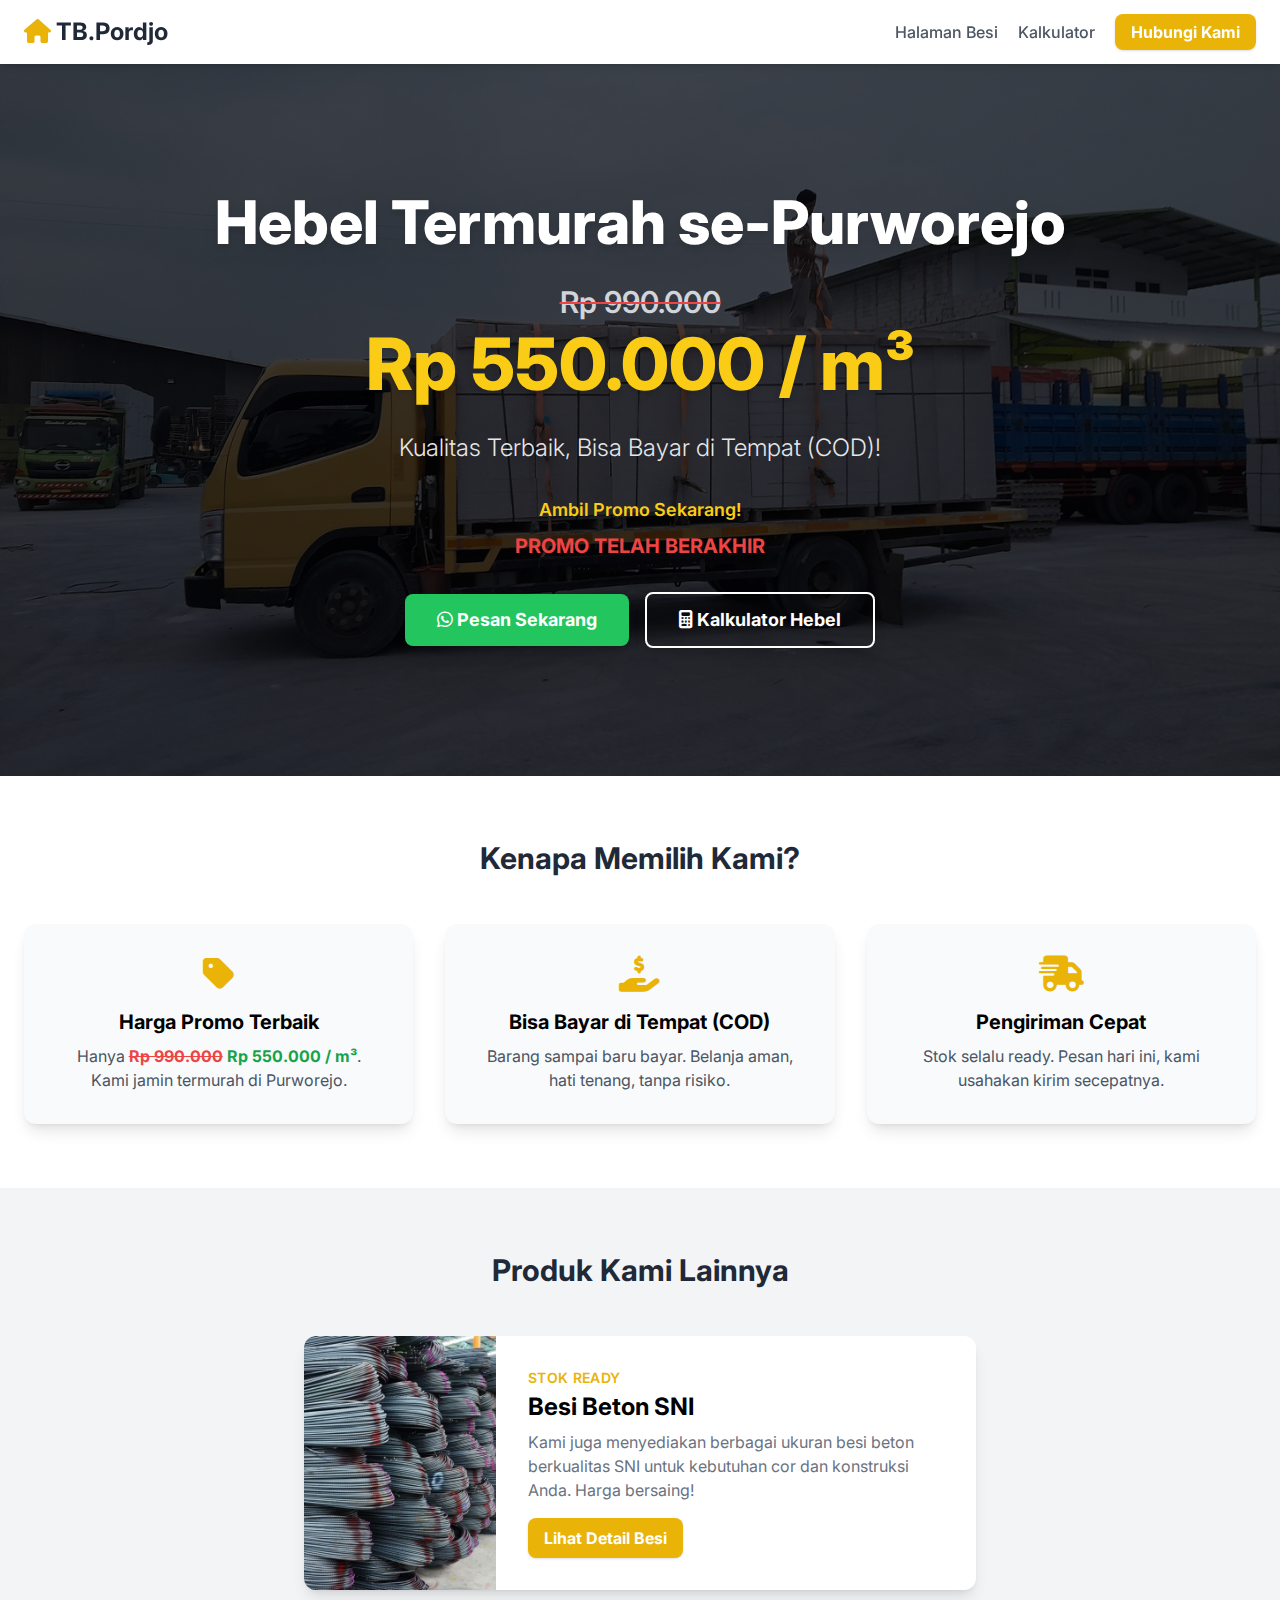
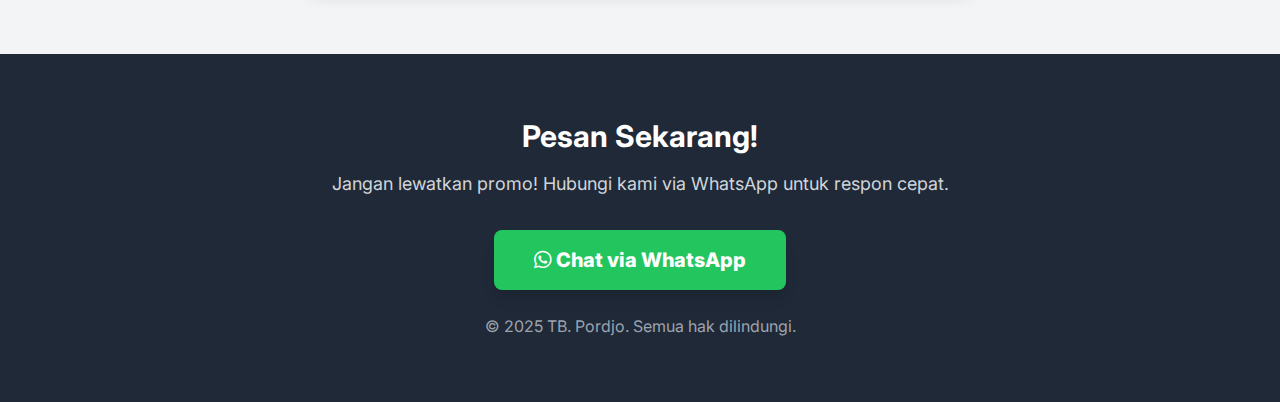
<file: index.html>
<!DOCTYPE html>
<html lang="id">
<head>
    <meta charset="UTF-8">
    <meta name="viewport" content="width=device-width, initial-scale=1.0">
    <title>TB. Pordjo - Hebel Termurah se-Purworejo (COD)</title>
    <!-- Favicon ditambahkan -->
    <link rel="icon" href="data:image/svg+xml,<svg xmlns=%22http://www.w3.org/2000/svg%22 viewBox=%220 0 100 100%22><text y=%22.9em%22 font-size=%2290%22>🏠</text></svg>">
    
    <!-- Tailwind CSS -->
    <link rel="stylesheet" href="assets/tailwind.output.css">
    
    <!-- Font Awesome untuk Ikon -->
    <link rel="stylesheet" href="https://cdnjs.cloudflare.com/ajax/libs/font-awesome/6.5.1/css/all.min.css">
    
    <style>
        /* Font Inter */
        @import url('https://fonts.googleapis.com/css2?family=Inter:wght@400;600;700;800&display=swap');
        body {
            font-family: 'Inter', sans-serif;
        }
        /* Style untuk background hero */
        .hero-bg {
            /* Link gambar eksternal yang baru */
            background-image: linear-gradient(rgba(0, 0, 0, 0.7), rgba(0, 0, 0, 0.7)), url('assets/images/herbel.jpeg');
            background-size: cover;
            background-position: center;
        }
        /* Style untuk harga coret */
        .harga-coret {
            text-decoration: line-through;
            text-decoration-color: #ef4444; /* red-500 */
            text-decoration-thickness: 2px;
        }
    </style>
</head>
<body class="bg-gray-100">

    <!-- Header -->
    <header class="bg-white shadow-md sticky top-0 z-50">
        <nav class="container mx-auto px-6 py-4 flex justify-between items-center">
            <a href="#" class="text-2xl font-bold text-gray-800">
                <!-- Ikon ditambahkan -->
                <i class="fas fa-home text-yellow-500"></i>
                TB.Pordjo
            </a>
            <div class="space-x-4">
                 <a href="besi.html" class="text-gray-600 hover:text-yellow-500 font-medium">Halaman Besi</a>
                 <button id="openModalKalkulator" class="text-gray-600 hover:text-yellow-500 font-medium">
                    Kalkulator
                </button>
                <a href="#kontak" class="bg-yellow-500 hover:bg-yellow-600 text-white font-bold py-2 px-4 rounded-lg shadow transition duration-300">
                    Hubungi Kami
                </a>
            </div>
        </nav>
    </header>

    <!-- Hero Section -->
    <main>
        <section class="hero-bg text-white py-24 md:py-32">
            <div class="container mx-auto px-6 text-center">
                <h1 class="text-4xl md:text-6xl font-extrabold mb-4 drop-shadow-lg">Hebel Termurah se-Purworejo</h1>
                
                <!-- Layout Harga Baru (Vertikal) -->
                <div class="flex flex-col items-center justify-center space-y-2 my-8">
                    <!-- Harga Coret (di atas, lebih kecil) -->
                    <span class="text-2xl md:text-3xl font-semibold text-gray-300 harga-coret">
                        Rp 990.000
                    </span>
                    <!-- Harga Promo (di bawah, besar) -->
                    <span class="text-5xl md:text-7xl font-extrabold text-yellow-400 drop-shadow-md">
                        Rp 550.000 / m³
                    </span>
                </div>
                
                <p class="text-xl md:text-2xl mb-8 font-light text-gray-200">Kualitas Terbaik, Bisa Bayar di Tempat (COD)!</p>
                
                <!-- Bagian Hitung Mundur -->
                <div class="mb-8">
                    <p class="text-lg text-yellow-400 font-semibold mb-2 animate-pulse">Ambil Promo Sekarang!</p>
                    <div id="countdown" class="flex justify-center space-x-2 md:space-x-4 text-center">
                        <div class="bg-white bg-opacity-20 backdrop-blur-sm rounded-lg p-3 w-20">
                            <span id="days" class="text-3xl font-bold">00</span>
                            <span class="block text-xs">Hari</span>
                        </div>
                        <div class="bg-white bg-opacity-20 backdrop-blur-sm rounded-lg p-3 w-20">
                            <span id="hours" class="text-3xl font-bold">00</span>
                            <span class="block text-xs">Jam</span>
                        </div>
                        <div class="bg-white bg-opacity-20 backdrop-blur-sm rounded-lg p-3 w-20">
                            <span id="minutes" class="text-3xl font-bold">00</span>
                            <span class="block text-xs">Menit</span>
                        </div>
                        <div class="bg-white bg-opacity-20 backdrop-blur-sm rounded-lg p-3 w-20">
                            <span id="seconds" class="text-3xl font-bold">00</span>
                            <span class="block text-xs">Detik</span>
                        </div>
                    </div>
                </div>

                <div class="flex flex-col sm:flex-row justify-center items-center gap-4">
                    <button id="openWaModalFromHero" class="bg-green-500 hover:bg-green-600 text-white font-bold py-3 px-8 rounded-lg text-lg shadow-lg transition duration-300 w-full sm:w-auto">
                        <i class="fab fa-whatsapp"></i> Pesan Sekarang
                    </button>
                    <button id="openModalKalkulatorFromHero" class="bg-transparent border-2 border-white hover:bg-white hover:text-gray-900 text-white font-bold py-3 px-8 rounded-lg text-lg shadow-lg transition duration-300 w-full sm:w-auto">
                        <i class="fas fa-calculator"></i> Kalkulator Hebel
                    </button>
                </div>
            </div>
        </section>

        <!-- Keunggulan -->
        <section id="keunggulan" class="py-16 bg-white">
            <div class="container mx-auto px-6">
                <h2 class="text-3xl font-bold text-center text-gray-800 mb-12">Kenapa Memilih Kami?</h2>
                <div class="grid md:grid-cols-3 gap-8">
                    <div class="bg-gray-50 p-8 rounded-xl shadow-lg text-center">
                        <i class="fas fa-tag text-4xl text-yellow-500 mb-4"></i>
                        <h3 class="text-xl font-bold mb-2">Harga Promo Terbaik</h3>
                        <!-- Harga Coret ditambahkan di sini juga -->
                        <p class="text-gray-600">Hanya <span class="font-bold text-red-500 line-through">Rp 990.000</span> <span class="font-bold text-green-600">Rp 550.000 / m³</span>. Kami jamin termurah di Purworejo.</p>
                    </div>
                    <div class="bg-gray-50 p-8 rounded-xl shadow-lg text-center">
                        <i class="fas fa-hand-holding-dollar text-4xl text-yellow-500 mb-4"></i>
                        <h3 class="text-xl font-bold mb-2">Bisa Bayar di Tempat (COD)</h3>
                        <p class="text-gray-600">Barang sampai baru bayar. Belanja aman, hati tenang, tanpa risiko.</p>
                    </div>
                    <div class="bg-gray-50 p-8 rounded-xl shadow-lg text-center">
                        <i class="fas fa-truck-fast text-4xl text-yellow-500 mb-4"></i>
                        <h3 class="text-xl font-bold mb-2">Pengiriman Cepat</h3>
                        <p class="text-gray-600">Stok selalu ready. Pesan hari ini, kami usahakan kirim secepatnya.</p>
                    </div>
                </div>
            </div>
        </section>

        <!-- Produk Lainnya -->
        <section id="produk" class="py-16 bg-gray-100">
            <div class="container mx-auto px-6">
                <h2 class="text-3xl font-bold text-center text-gray-800 mb-12">Produk Kami Lainnya</h2>
                <div class="max-w-2xl mx-auto bg-white rounded-xl shadow-lg overflow-hidden md:flex">
                    <div class="md:flex-shrink-0">
                        <img class="h-48 w-full object-cover md:h-full md:w-48" src="assets/images/besi.jpeg" alt="Besi Beton SNI">
                    </div>
                    <div class="p-8">
                        <div class="uppercase tracking-wide text-sm text-yellow-500 font-semibold">Stok Ready</div>
                        <h3 class="block mt-1 text-2xl leading-tight font-bold text-black">Besi Beton SNI</h3>
                        <p class="mt-2 text-gray-500">Kami juga menyediakan berbagai ukuran besi beton berkualitas SNI untuk kebutuhan cor dan konstruksi Anda. Harga bersaing!</p>
                        <a href="besi.html" class="mt-4 inline-block bg-yellow-500 hover:bg-yellow-600 text-white font-bold py-2 px-4 rounded-lg shadow transition duration-300">
                            Lihat Detail Besi
                        </a>
                    </div>
                </div>
            </div>
        </section>

        <!-- Kontak -->
        <section id="kontak" class="py-16 bg-gray-800 text-white">
            <div class="container mx-auto px-6 text-center">
                <h2 class="text-3xl font-bold mb-4">Pesan Sekarang!</h2>
                <p class="text-lg text-gray-300 mb-8">Jangan lewatkan promo! Hubungi kami via WhatsApp untuk respon cepat.</p>
                <button id="openWaModalFromFooter" class="bg-green-500 hover:bg-green-600 text-white font-extrabold py-4 px-10 rounded-lg text-xl shadow-lg transition duration-300 animate-pulse">
                    <i class="fab fa-whatsapp"></i> Chat via WhatsApp
                </button>
                <p class="mt-6 text-gray-400">© 2025 TB. Pordjo. Semua hak dilindungi.</p>
            </div>
        </section>
    </main>


    <!-- Modal Kalkulator Kebutuhan Hebel -->
    <div id="modalKalkulator" class="fixed inset-0 bg-black bg-opacity-70 flex items-start justify-center p-4 z-50 hidden overflow-y-auto">
        <!-- Konten Modal -->
        <!-- Tambahkan overflow-hidden untuk fix sudut lancip -->
        <div id="modalContent" class="bg-white p-8 rounded-xl shadow-2xl w-full max-w-lg mt-10 relative overflow-hidden">
            <button id="closeModalKalkulator" class="absolute top-4 right-4 text-gray-500 hover:text-gray-800 text-2xl">&times;</button>
            <h2 class="text-2xl font-bold text-gray-800 mb-6">Kalkulator Kebutuhan Hebel</h2>
            
            <div class="space-y-4">
                <div>
                    <label for="tebalHebel" class="block text-sm font-medium text-gray-700">1. Tebal Hebel (cm)</label>
                    <select id="tebalHebel" class="mt-1 block w-full py-2 px-3 border border-gray-300 bg-white rounded-md shadow-sm focus:outline-none focus:ring-yellow-500 focus:border-yellow-500">
                        <option value="7">7 cm</option>
                        <option value="10">10 cm</option>
                    </select>
                </div>
                
                <div>
                    <label for="tinggiDinding" class="block text-sm font-medium text-gray-700">2. Total Tinggi Dinding (meter)</label>
                    <input type="number" id="tinggiDinding" placeholder="Contoh: 3.5" class="mt-1 block w-full py-2 px-3 border border-gray-300 rounded-md shadow-sm focus:outline-none focus:ring-yellow-500 focus:border-yellow-500">
                </div>

                <div>
                    <label for="panjangDinding" class="block text-sm font-medium text-gray-700">3. Total Panjang Dinding (meter)</label>
                    <input type="number" id="panjangDinding" placeholder="Contoh: 15" class="mt-1 block w-full py-2 px-3 border border-gray-300 rounded-md shadow-sm focus:outline-none focus:ring-yellow-500 focus:border-yellow-500">
                </div>

                <div>
                    <label for="jumlahPintu" class="block text-sm font-medium text-gray-700">4. Jumlah Pintu</label>
                    <input type="number" id="jumlahPintu" value="0" class="mt-1 block w-full py-2 px-3 border border-gray-300 rounded-md shadow-sm focus:outline-none focus:ring-yellow-500 focus:border-yellow-500">
                    <span class="text-xs text-gray-500">Asumsi ukuran pintu 0.9m x 2m (1.8 m²)</span>
                </div>

                <div>
                    <label for="jumlahJendela" class="block text-sm font-medium text-gray-700">5. Jumlah Jendela</label>
                    <input type="number" id="jumlahJendela" value="0" class="mt-1 block w-full py-2 px-3 border border-gray-300 rounded-md shadow-sm focus:outline-none focus:ring-yellow-500 focus:border-yellow-500">
                    <span class="text-xs text-gray-500">Asumsi ukuran jendela 0.4m x 0.8m (0.32 m²)</span>
                </div>

                <button id="hitungEstimasi" class="w-full bg-yellow-500 hover:bg-yellow-600 text-white font-bold py-3 px-4 rounded-lg shadow transition duration-300">
                    Hitung Estimasi
                </button>
            </div>

            <!-- Hasil Estimasi -->
            <div id="hasilKalkulatorModal" class="mt-6 bg-gray-50 p-6 rounded-lg -mx-8 -mb-8" style="display: none;">
                <h3 class="text-lg font-bold text-gray-800">Estimasi Kebutuhan Anda:</h3>
                
                <p class="text-sm text-gray-600 mt-2">Luas Dinding Bruto: <span id="hasilLuasBruto" class="font-bold">0 m²</span></p>
                <p class="text-sm text-gray-600">Luas Pengurang (Pintu/Jendela): <span id="hasilLuasPengurang" class="font-bold">0 m²</span></p>
                <p class="text-sm text-gray-600">Luas Dinding Netto: <span id="hasilLuasNetto" class="font-bold">0 m²</span></p>

                <div class="mt-4 pt-4 border-t">
                    <p class="text-lg font-medium text-gray-700">Total Kebutuhan Hebel (m³):</p>
                    <p id="hasilHebel" class="text-3xl font-extrabold text-yellow-600">0 m³</p>
                </div>

                <div class="mt-2">
                    <p class="text-lg font-medium text-gray-700">Estimasi Kebutuhan Semen Instan:</p>
                    <p id="hasilSemen" class="text-2xl font-bold text-gray-800">0 sak</p>
                </div>
                
                <div class="mt-4 pt-4 border-t">
                     <p class="text-lg font-medium text-gray-700">Estimasi Biaya Hebel:</p>
                    <p id="hasilBiaya" class="text-3xl font-extrabold text-green-600">Rp 0</p>
                    <p class="text-xs text-gray-500">*Estimasi biaya belum termasuk ongkir dan semen.</p>
                </div>
                
                <!-- Tombol Pesan dari Kalkulator -->
                <button id="pesanDariKalkulator" class="w-full mt-6 bg-green-500 hover:bg-green-600 text-white font-bold py-3 px-4 rounded-lg shadow-lg transition duration-300">
                    <i class="fab fa-whatsapp"></i> Pesan Kebutuhan Ini
                </button>
            </div>
        </div>
    </div>


    <!-- Modal Form WhatsApp -->
    <div id="waModal" class="fixed inset-0 bg-black bg-opacity-70 flex items-start justify-center p-4 z-50 hidden overflow-y-auto">
        <!-- Konten Modal -->
        <!-- Tambahkan overflow-hidden untuk fix sudut lancip -->
        <div id="waModalContent" class="bg-white p-8 rounded-xl shadow-2xl w-full max-w-lg mt-10 relative overflow-hidden">
            <button id="closeWaModal" class="absolute top-4 right-4 text-gray-500 hover:text-gray-800 text-2xl">&times;</button>
            <h2 class="text-2xl font-bold text-gray-800 mb-6">Form Pemesanan WhatsApp</h2>
            <p class="text-gray-600 mb-4">Mohon isi data di bawah ini agar kami bisa merespon lebih cepat.</p>
            
            <div class="space-y-4">
                <div>
                    <label for="waNama" class="block text-sm font-medium text-gray-700">Nama Anda</label>
                    <input type="text" id="waNama" placeholder="Nama Lengkap" class="mt-1 block w-full py-2 px-3 border border-gray-300 rounded-md shadow-sm focus:outline-none focus:ring-yellow-500 focus:border-yellow-500">
                </div>
                
                <div>
                    <label for="waAlamat" class="block text-sm font-medium text-gray-700">Alamat Pengiriman</label>
                    <input type="text" id="waAlamat" placeholder="Alamat lengkap (Jl, RT/RW, Kel, Kec)" class="mt-1 block w-full py-2 px-3 border border-gray-300 rounded-md shadow-sm focus:outline-none focus:ring-yellow-500 focus:border-yellow-500">
                </div>

                <div>
                    <label for="waKebutuhan" class="block text-sm font-medium text-gray-700">Kebutuhan / Pertanyaan</label>
                    <textarea id="waKebutuhan" rows="4" placeholder="Contoh: Pesan 10 m³ hebel 7cm, atau tanya stok besi" class="mt-1 block w-full py-2 px-3 border border-gray-300 rounded-md shadow-sm focus:outline-none focus:ring-yellow-500 focus:border-yellow-500"></textarea>
                </div>

                <button id="kirimWa" class="w-full bg-green-500 hover:bg-green-600 text-white font-bold py-3 px-4 rounded-lg shadow-lg transition duration-300">
                    <i class="fab fa-whatsapp"></i> Kirim ke WhatsApp
                </button>
            </div>
        </div>
    </div>

    <script>
        document.addEventListener('DOMContentLoaded', () => {

            // --- PENGATURAN MODAL KALKULATOR ---
            const modalKalkulator = document.getElementById('modalKalkulator');
            const openModalKalkulator = document.getElementById('openModalKalkulator');
            const openModalKalkulatorFromHero = document.getElementById('openModalKalkulatorFromHero');
            const closeModalKalkulator = document.getElementById('closeModalKalkulator');
            const hasilKalkulatorModal = document.getElementById('hasilKalkulatorModal');
            
            const showKalkulator = () => modalKalkulator.classList.remove('hidden');
            const hideKalkulator = () => {
                modalKalkulator.classList.add('hidden');
                // Sembunyikan hasil saat modal ditutup
                hasilKalkulatorModal.style.display = 'none';
            };

            openModalKalkulator.addEventListener('click', showKalkulator);
            openModalKalkulatorFromHero.addEventListener('click', showKalkulator);
            closeModalKalkulator.addEventListener('click', hideKalkulator);

            // --- PENGATURAN MODAL WHATSAPP ---
            const waModal = document.getElementById('waModal');
            const closeWaModal = document.getElementById('closeWaModal');
            const openWaModalFromHero = document.getElementById('openWaModalFromHero');
            const openWaModalFromFooter = document.getElementById('openWaModalFromFooter');
            const pesanDariKalkulator = document.getElementById('pesanDariKalkulator');
            const waKebutuhan = document.getElementById('waKebutuhan');

            const showWaModal = () => waModal.classList.remove('hidden');
            const hideWaModal = () => {
                 waModal.classList.add('hidden');
                 // Selalu kosongkan field kebutuhan saat modal ditutup
                 waKebutuhan.value = '';
            };

            closeWaModal.addEventListener('click', hideWaModal);
            openWaModalFromHero.addEventListener('click', showWaModal);
            openWaModalFromFooter.addEventListener('click', showWaModal);
            
            // Logika baru: Buka modal WA dari tombol kalkulator
            pesanDariKalkulator.addEventListener('click', () => {
                const tebal = document.getElementById('tebalHebel').value;
                const hebel = document.getElementById('hasilHebel').textContent;
                const semen = document.getElementById('hasilSemen').textContent;
                
                // Isi otomatis field kebutuhan
                waKebutuhan.value = `Saya pesan berdasarkan hasil kalkulator:\n- Hebel: ${hebel} (Tebal ${tebal}cm)\n- Semen: ${semen}`;
                
                // Tutup modal kalkulator dan buka modal WA
                hideKalkulator();
                showWaModal();
            });


            // --- LOGIKA HITUNG ESTIMASI ---
            const hitungEstimasi = document.getElementById('hitungEstimasi');
            
            // Input
            const tebalHebel = document.getElementById('tebalHebel');
            const tinggiDinding = document.getElementById('tinggiDinding');
            const panjangDinding = document.getElementById('panjangDinding');
            const jumlahPintu = document.getElementById('jumlahPintu');
            const jumlahJendela = document.getElementById('jumlahJendela');
            
            // Output
            const hasilLuasBruto = document.getElementById('hasilLuasBruto');
            const hasilLuasPengurang = document.getElementById('hasilLuasPengurang');
            const hasilLuasNetto = document.getElementById('hasilLuasNetto');
            const hasilHebel = document.getElementById('hasilHebel');
            const hasilSemen = document.getElementById('hasilSemen');
            const hasilBiaya = document.getElementById('hasilBiaya');

            // Harga
            const HARGA_HEBEL_PER_M3 = 550000;
            const LUAS_PINTU = 1.8; // 0.9m * 2m
            const LUAS_JENDELA = 0.32; // 0.4m * 0.8m

            hitungEstimasi.addEventListener('click', () => {
                const tinggi = parseFloat(tinggiDinding.value) || 0;
                const panjang = parseFloat(panjangDinding.value) || 0;
                const pintu = parseInt(jumlahPintu.value) || 0;
                const jendela = parseInt(jumlahJendela.value) || 0;
                const tebal = parseFloat(tebalHebel.value); // 7 atau 10

                if (tinggi === 0 || panjang === 0) {
                    alert("Mohon isi tinggi dan panjang dinding.");
                    return;
                }

                // 1. Hitung Luas
                const luasBruto = tinggi * panjang;
                const luasPengurang = (pintu * LUAS_PINTU) + (jendela * LUAS_JENDELA);
                const luasNetto = luasBruto - luasPengurang;

                // 2. Hitung Kebutuhan Hebel (m³)
                // Volume = Luas Netto * Tebal (dalam meter)
                const tebalMeter = tebal / 100;
                const kebutuhanHebel = luasNetto * tebalMeter;

                // 3. Hitung Kebutuhan Semen
                // Asumsi: 1 sak semen instan = 10-12 m² (tebal 7cm) atau 7-9 m² (tebal 10cm)
                // Kita ambil rata-rata: 11 m² (7cm) dan 8 m² (10cm)
                let kebutuhanSemen = 0;
                if (tebal === 7) {
                    kebutuhanSemen = luasNetto / 11;
                } else { // tebal 10cm
                    kebutuhanSemen = luasNetto / 8;
                }
                
                // 4. Hitung Biaya Hebel
                const biayaHebel = kebutuhanHebel * HARGA_HEBEL_PER_M3;

                // 5. Tampilkan Hasil
                hasilLuasBruto.textContent = `${luasBruto.toFixed(2)} m²`;
                hasilLuasPengurang.textContent = `${luasPengurang.toFixed(2)} m²`;
                hasilLuasNetto.textContent = `${luasNetto.toFixed(2)} m²`;
                hasilHebel.textContent = `${kebutuhanHebel.toFixed(2)} m³`;
                hasilSemen.textContent = `${Math.ceil(kebutuhanSemen)} sak`;
                hasilBiaya.textContent = `Rp ${biayaHebel.toLocaleString('id-ID')}`;
                
                hasilKalkulatorModal.style.display = 'block';
            });


            // --- LOGIKA KIRIM WHATSAPP ---
            const kirimWa = document.getElementById('kirimWa');
            const waNama = document.getElementById('waNama');
            const waAlamat = document.getElementById('waAlamat');
            // waKebutuhan sudah diambil di atas

            kirimWa.addEventListener('click', () => {
                const nama = waNama.value.trim();
                const alamat = waAlamat.value.trim();
                const kebutuhan = waKebutuhan.value.trim();
                
                if (!nama || !alamat || !kebutuhan) {
                    alert('Mohon isi semua field (Nama, Alamat, dan Kebutuhan) sebelum mengirim.');
                    return;
                }

                // Ganti dengan nomor WA Anda (gunakan format 62... tanpa + atau 0)
                const nomorWA = '6281234567890'; 

                // Format pesan
                const pesan = `Halo TB. Pordjo, saya mau pesan:\n\n*Nama:* ${nama}\n*Alamat Pengiriman:* ${alamat}\n*Kebutuhan:*\n${kebutuhan}\n\nMohon info ketersediaan dan total biayanya. Terima kasih.`;
                
                // Encode pesan untuk URL
                const encodedPesan = encodeURIComponent(pesan);
                
                // Buat link WhatsApp
                const waURL = `https://wa.me/${nomorWA}?text=${encodedPesan}`;
                
                // Buka di tab baru
                window.open(waURL, '_blank');

                // Tutup modal setelah kirim
                hideWaModal();
                
                // Kosongkan form
                waNama.value = '';
                waAlamat.value = '';
                waKebutuhan.value = '';
            });
            
            
            // --- DITAMBAHKAN: Logika Hitung Mundur (Countdown) ---
            // Atur promo berakhir 24 JAM DARI SEKARANG
            // Tanggal akhir promo (24 jam dari 14 Nov 2025, 15:00)
            const promoEndDate = new Date('2025-11-15T15:00:00').getTime(); 

            const updateCountdown = () => {
                const now = new Date().getTime();
                const distance = promoEndDate - now;

                const days = Math.floor(distance / (1000 * 60 * 60 * 24));
                const hours = Math.floor((distance % (1000 * 60 * 60 * 24)) / (1000 * 60 * 60));
                const minutes = Math.floor((distance % (1000 * 60 * 60)) / (1000 * 60));
                const seconds = Math.floor((distance % (1000 * 60)) / 1000);

                // Tampilkan di HTML
                document.getElementById('days').innerText = days.toString().padStart(2, '0');
                document.getElementById('hours').innerText = hours.toString().padStart(2, '0');
                document.getElementById('minutes').innerText = minutes.toString().padStart(2, '0');
                document.getElementById('seconds').innerText = seconds.toString().padStart(2, '0');

                // Jika waktu habis
                if (distance < 0) {
                    clearInterval(countdownInterval);
                    document.getElementById('countdown').innerHTML = "<p class='text-xl text-red-500 font-bold'>PROMO TELAH BERAKHIR</p>";
                }
            };

            // Update countdown setiap detik
            const countdownInterval = setInterval(updateCountdown, 1000);
            // Jalankan pertama kali saat load
            updateCountdown();

        });
    </script>

</body>
</html>
</file>
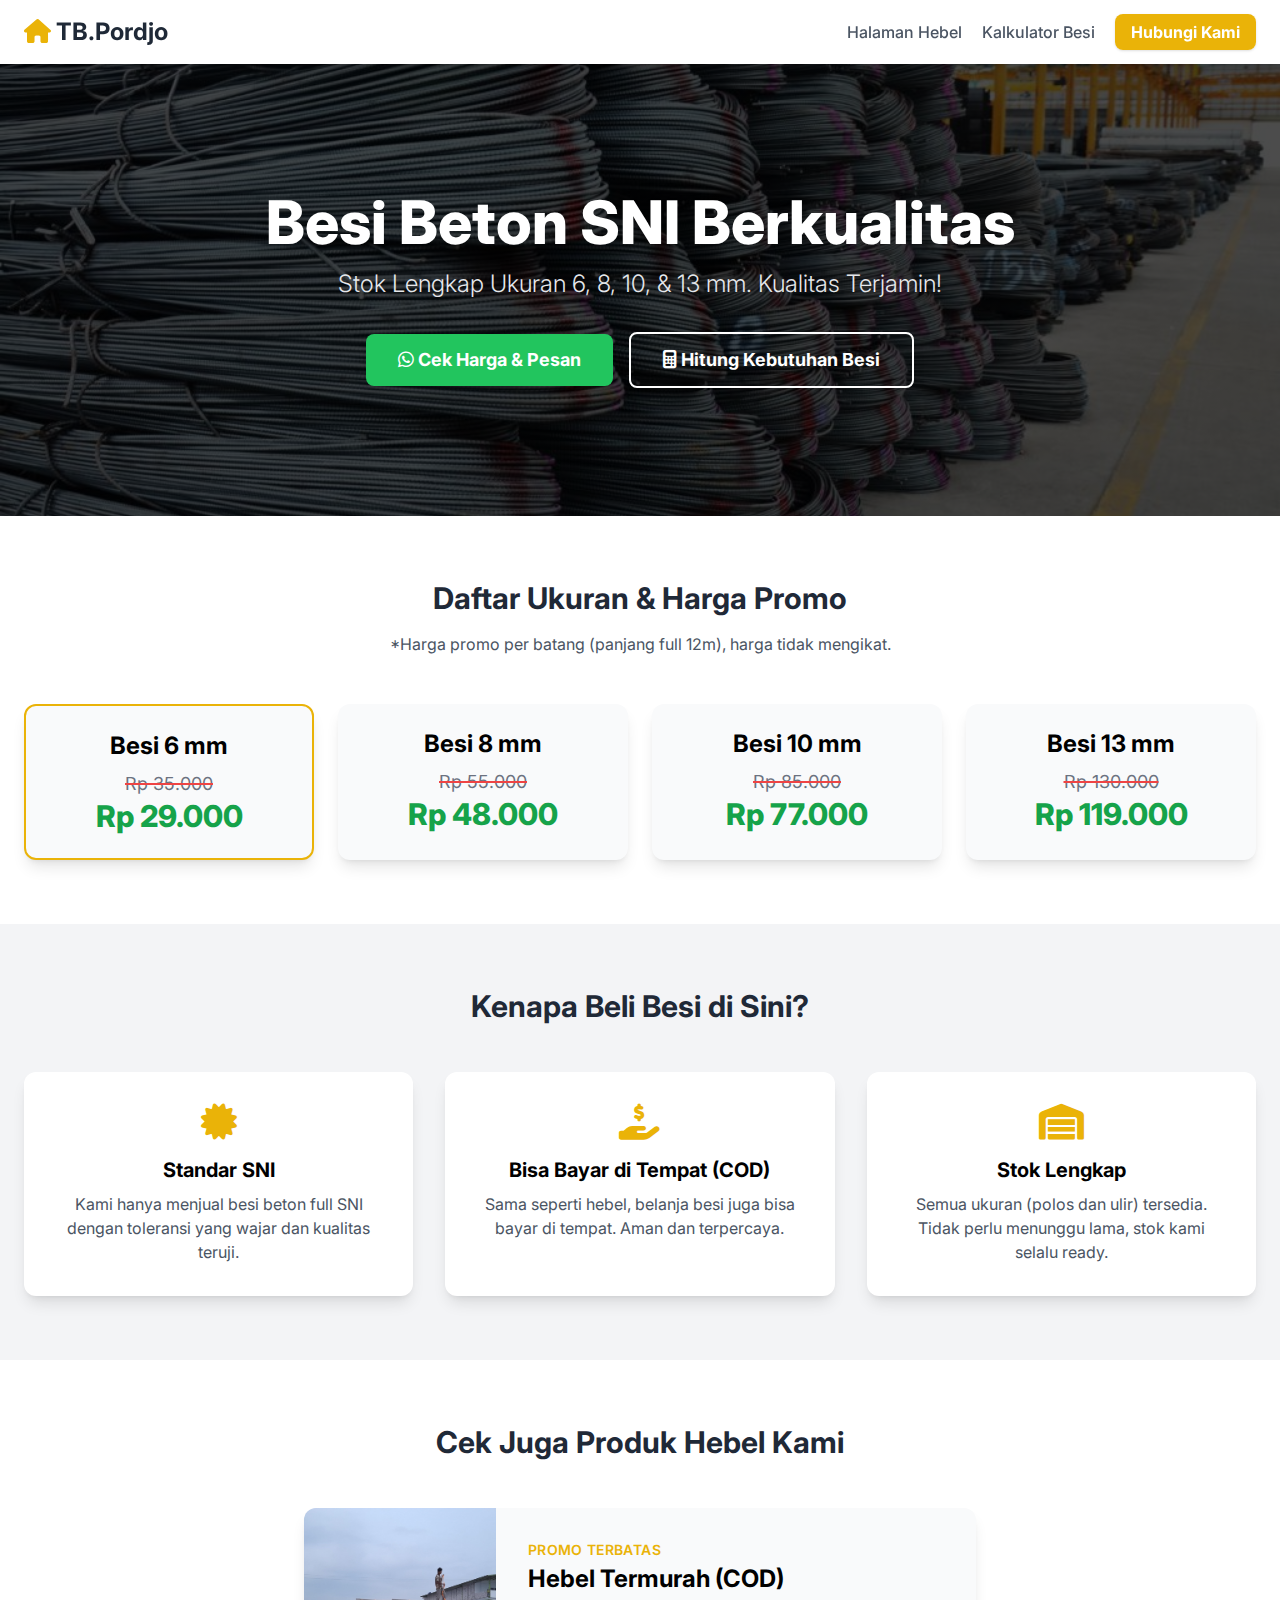
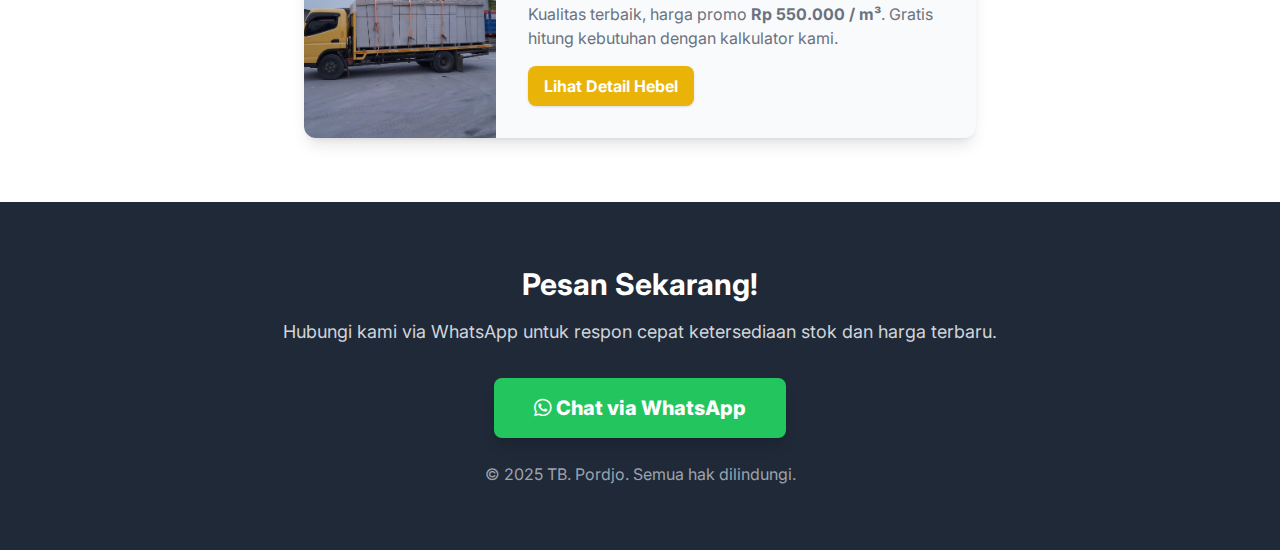
<file: besi.html>
<!DOCTYPE html>
<html lang="id">
<head>
    <meta charset="UTF-8">
    <meta name="viewport" content="width=device-width, initial-scale=1.0">
    <title>TB. Pordjo - Jual Besi Beton SNI Purworejo</title>
    <link rel="icon" href="data:image/svg+xml,<svg xmlns=%22http://www.w3.org/2000/svg%22 viewBox=%220 0 100 100%22><text y=%22.9em%22 font-size=%2290%22>🏠</text></svg>">
    
    <!-- Tailwind CSS -->
    <link rel="stylesheet" href="assets/tailwind.output.css">
    
    <!-- Font Awesome untuk Ikon -->
    <link rel="stylesheet" href="https://cdnjs.cloudflare.com/ajax/libs/font-awesome/6.5.1/css/all.min.css">
    
    <style>
        /* Font Inter */
        @import url('https://fonts.googleapis.com/css2?family=Inter:wght@400;600;700;800&display=swap');
        body {
            font-family: 'Inter', sans-serif;
        }
        /* Style untuk background hero (BESI) */
        .hero-bg-besi {
            background-image: linear-gradient(rgba(0, 0, 0, 0.7), rgba(0, 0, 0, 0.7)), url('assets/images/besi.jpeg');
            background-size: cover;
            background-position: center;
        }
        /* Style untuk harga coret */
        .harga-coret {
            text-decoration: line-through;
            text-decoration-color: #ef4444; /* red-500 */
            text-decoration-thickness: 2px;
        }
        /* Sembunyikan form input secara default (tetap dipakai di dalam modal) */
        .form-kalkulator {
            display: none;
        }
    </style>
</head>
<body class="bg-gray-100">

    <!-- Header (Tombol Kalkulator Besi diubah jadi <button>) -->
    <header class="bg-white shadow-md sticky top-0 z-50">
        <nav class="container mx-auto px-6 py-4 flex justify-between items-center">
            <a href="index.html" class="text-2xl font-bold text-gray-800">
                <i class="fas fa-home text-yellow-500"></i>
                TB.Pordjo
            </a>
            <div class="space-x-4">
                 <a href="index.html" class="text-gray-600 hover:text-yellow-500 font-medium">Halaman Hebel</a>
                 <!-- Diubah jadi button untuk buka modal -->
                 <button id="openKalkulatorModalHeader" class="text-gray-600 hover:text-yellow-500 font-medium">
                    Kalkulator Besi
                 </button>
                 <a href="#kontak" class="bg-yellow-500 hover:bg-yellow-600 text-white font-bold py-2 px-4 rounded-lg shadow transition duration-300">
                    Hubungi Kami
                 </a>
            </div>
        </nav>
    </header>

    <!-- Hero Section (Konten Besi) -->
    <main>
        <section class="hero-bg-besi text-white py-24 md:py-32">
            <div class="container mx-auto px-6 text-center">
                <h1 class="text-4xl md:text-6xl font-extrabold mb-4 drop-shadow-lg">Besi Beton SNI Berkualitas</h1>
                <p class="text-xl md:text-2xl mb-8 font-light text-gray-200">Stok Lengkap Ukuran 6, 8, 10, & 13 mm. Kualitas Terjamin!</p>
                
                <div class="flex flex-col sm:flex-row justify-center items-center gap-4">
                    <button id="openWaModalFromHero" class="bg-green-500 hover:bg-green-600 text-white font-bold py-3 px-8 rounded-lg text-lg shadow-lg transition duration-300 w-full sm:w-auto">
                        <i class="fab fa-whatsapp"></i> Cek Harga & Pesan
                    </button>
                    <!-- Diubah jadi button untuk buka modal -->
                    <button id="openKalkulatorModalHero" class="bg-transparent border-2 border-white hover:bg-white hover:text-gray-900 text-white font-bold py-3 px-8 rounded-lg text-lg shadow-lg transition duration-300 w-full sm:w-auto">
                        <i class="fas fa-calculator"></i> Hitung Kebutuhan Besi
                    </button>
                </div>
            </div>
        </section>

        <!-- Daftar Harga Besi -->
        <section id="daftar-harga" class="py-16 bg-white">
            <div class="container mx-auto px-6">
                <h2 class="text-3xl font-bold text-center text-gray-800 mb-4">Daftar Ukuran & Harga Promo</h2>
                <p class="text-center text-gray-600 mb-12">*Harga promo per batang (panjang full 12m), harga tidak mengikat.</p>
                
                <div class="grid md:grid-cols-4 gap-6">
                    <!-- Ukuran 6mm -->
                    <div class="bg-gray-50 p-6 rounded-xl shadow-lg text-center border-2 border-yellow-500">
                        <h3 class="text-2xl font-bold mb-2">Besi 6 mm</h3>
                        <p class="text-gray-500 text-lg harga-coret">Rp 35.000</p>
                        <p class="text-green-600 text-3xl font-extrabold">Rp 29.000</p>
                    </div>
                    <!-- Ukuran 8mm -->
                    <div class="bg-gray-50 p-6 rounded-xl shadow-lg text-center">
                        <h3 class="text-2xl font-bold mb-2">Besi 8 mm</h3>
                        <p class="text-gray-500 text-lg harga-coret">Rp 55.000</p>
                        <p class="text-green-600 text-3xl font-extrabold">Rp 48.000</p>
                    </div>
                    <!-- Ukuran 10mm -->
                    <div class="bg-gray-50 p-6 rounded-xl shadow-lg text-center">
                        <h3 class="text-2xl font-bold mb-2">Besi 10 mm</h3>
                        <p class="text-gray-500 text-lg harga-coret">Rp 85.000</p>
                        <p class="text-green-600 text-3xl font-extrabold">Rp 77.000</p>
                    </div>
                    <!-- Ukuran 13mm -->
                    <div class="bg-gray-50 p-6 rounded-xl shadow-lg text-center">
                        <h3 class="text-2xl font-bold mb-2">Besi 13 mm</h3>
                        <p class="text-gray-500 text-lg harga-coret">Rp 130.000</p>
                        <p class="text-green-600 text-3xl font-extrabold">Rp 119.000</p>
                    </div>
                </div>
            </div>
        </section>

        <!-- Keunggulan -->
        <section id="keunggulan" class="py-16 bg-gray-100">
            <div class="container mx-auto px-6">
                <h2 class="text-3xl font-bold text-center text-gray-800 mb-12">Kenapa Beli Besi di Sini?</h2>
                <div class="grid md:grid-cols-3 gap-8">
                    <div class="bg-white p-8 rounded-xl shadow-lg text-center">
                        <i class="fas fa-certificate text-4xl text-yellow-500 mb-4"></i>
                        <h3 class="text-xl font-bold mb-2">Standar SNI</h3>
                        <p class="text-gray-600">Kami hanya menjual besi beton full SNI dengan toleransi yang wajar dan kualitas teruji.</p>
                    </div>
                    <div class="bg-white p-8 rounded-xl shadow-lg text-center">
                        <i class="fas fa-hand-holding-dollar text-4xl text-yellow-500 mb-4"></i>
                        <h3 class="text-xl font-bold mb-2">Bisa Bayar di Tempat (COD)</h3>
                        <p class="text-gray-600">Sama seperti hebel, belanja besi juga bisa bayar di tempat. Aman dan terpercaya.</p>
                    </div>
                    <div class="bg-white p-8 rounded-xl shadow-lg text-center">
                        <i class="fas fa-warehouse text-4xl text-yellow-500 mb-4"></i>
                        <h3 class="text-xl font-bold mb-2">Stok Lengkap</h3>
                        <p class="text-gray-600">Semua ukuran (polos dan ulir) tersedia. Tidak perlu menunggu lama, stok kami selalu ready.</p>
                    </div>
                </div>
            </div>
        </section>
        
        <!-- BAGIAN KALKULATOR (IN-PAGE) DIHAPUS -->
        <!-- <section id="kalkulator-besi" ... > ... </section> -->
        
        <!-- Produk Lainnya (Hebel) -->
        <section id="produk-lain" class="py-16 bg-white">
            <div class="container mx-auto px-6">
                <h2 class="text-3xl font-bold text-center text-gray-800 mb-12">Cek Juga Produk Hebel Kami</h2>
                <div class="max-w-2xl mx-auto bg-gray-50 rounded-xl shadow-lg overflow-hidden md:flex">
                    <div class="md:flex-shrink-0">
                        <img class="h-48 w-full object-cover md:h-full md:w-48" src="assets/images/herbel.jpeg" alt="Hebel Termurah Purworejo">
                    </div>
                    <div class="p-8">
                        <div class="uppercase tracking-wide text-sm text-yellow-500 font-semibold">Promo Terbatas</div>
                        <h3 class="block mt-1 text-2xl leading-tight font-bold text-black">Hebel Termurah (COD)</h3>
                        <p class="mt-2 text-gray-500">Kualitas terbaik, harga promo <span class="font-bold">Rp 550.000 / m³</span>. Gratis hitung kebutuhan dengan kalkulator kami.</p>
                        <a href="index.html" class="mt-4 inline-block bg-yellow-500 hover:bg-yellow-600 text-white font-bold py-2 px-4 rounded-lg shadow transition duration-300">
                            Lihat Detail Hebel
                        </a>
                    </div>
                </div>
            </div>
        </section>


        <!-- Kontak -->
        <section id="kontak" class="py-16 bg-gray-800 text-white">
            <div class="container mx-auto px-6 text-center">
                <h2 class="text-3xl font-bold mb-4">Pesan Sekarang!</h2>
                <p class="text-lg text-gray-300 mb-8">Hubungi kami via WhatsApp untuk respon cepat ketersediaan stok dan harga terbaru.</p>
                <button id="openWaModalFromFooter" class="bg-green-500 hover:bg-green-600 text-white font-extrabold py-4 px-10 rounded-lg text-xl shadow-lg transition duration-300 animate-pulse">
                    <i class="fab fa-whatsapp"></i> Chat via WhatsApp
                </button>
                <p class="mt-6 text-gray-400">© 2025 TB. Pordjo. Semua hak dilindungi.</p>
            </div>
        </section>
    </main>

    <!-- Modal Form WhatsApp -->
    <div id="waModal" class="fixed inset-0 bg-black bg-opacity-70 flex items-start justify-center p-4 z-50 hidden overflow-y-auto">
        <div id="waModalContent" class="bg-white p-8 rounded-xl shadow-2xl w-full max-w-lg mt-10 relative overflow-hidden">
            <button id="closeWaModal" class="absolute top-4 right-4 text-gray-500 hover:text-gray-800 text-2xl">&times;</button>
            <h2 class="text-2xl font-bold text-gray-800 mb-6">Form Pemesanan WhatsApp</h2>
            <p class="text-gray-600 mb-4">Mohon isi data di bawah ini agar kami bisa merespon lebih cepat.</p>
            
            <div class="space-y-4">
                <div>
                    <label for="waNama" class="block text-sm font-medium text-gray-700">Nama Anda</label>
                    <input type="text" id="waNama" placeholder="Nama Lengkap" class="mt-1 block w-full py-2 px-3 border border-gray-300 rounded-md shadow-sm focus:outline-none focus:ring-yellow-500 focus:border-yellow-500">
                </div>
                
                <div>
                    <label for="waAlamat" class="block text-sm font-medium text-gray-700">Alamat Pengiriman / Proyek</label>
                    <input type="text" id="waAlamat" placeholder="Alamat lengkap (Jl, RT/RW, Kel, Kec)" class="mt-1 block w-full py-2 px-3 border border-gray-300 rounded-md shadow-sm focus:outline-none focus:ring-yellow-500 focus:border-yellow-500">
                </div>

                <div>
                    <label for="waKebutuhan" class="block text-sm font-medium text-gray-700">Kebutuhan / Pertanyaan</label>
                    <textarea id="waKebutuhan" rows="4" placeholder="Contoh: Pesan besi 8mm 50 batang, atau tanya stok hebel" class="mt-1 block w-full py-2 px-3 border border-gray-300 rounded-md shadow-sm focus:outline-none focus:ring-yellow-500 focus:border-yellow-500"></textarea>
                </div>

                <button id="kirimWa" class="w-full bg-green-500 hover:bg-green-600 text-white font-bold py-3 px-4 rounded-lg shadow-lg transition duration-300">
                    <i class="fab fa-whatsapp"></i> Kirim ke WhatsApp
                </button>
            </div>
        </div>
    </div>
    
    <!-- MODAL BARU: Kalkulator Besi Canggih -->
    <div id="modalKalkulatorBesi" class="fixed inset-0 bg-black bg-opacity-70 flex items-start justify-center p-4 z-50 hidden overflow-y-auto">
        <!-- Konten Modal -->
        <!-- Dibuat lebih lebar (max-w-4xl) -->
        <div class="bg-white p-8 rounded-xl shadow-2xl w-full max-w-4xl mt-10 relative overflow-hidden">
            <button id="closeKalkulatorBesi" class="absolute top-4 right-4 text-gray-500 hover:text-gray-800 text-2xl">&times;</button>
            
            <!-- Isi Kalkulator (dipindah dari section) -->
            <div class="max-w-4xl mx-auto">
                <div class="text-center mb-8">
                    <i class="fas fa-calculator text-5xl text-yellow-500 mb-4"></i>
                    <h2 class="text-3xl font-bold text-gray-800 mb-4">Estimasi Kebutuhan Besi</h2>
                    <p class="text-lg text-gray-700">Hitung estimasi kasar kebutuhan besi utama dan sengkang untuk proyek Anda.</p>
                </div>
                
                <!-- Form Input Kalkulator -->
                <div class="bg-gray-50 p-8 rounded-xl shadow-inner">
                    <div class="grid md:grid-cols-2 gap-6">
                        <!-- Kolom Pilihan -->
                        <div class="space-y-4">
                            <div>
                                <label for="pilihTipe" class="block text-sm font-medium text-gray-700">1. Pilih Tipe Perhitungan</label>
                                <select id="pilihTipe" class="mt-1 block w-full py-2 px-3 border border-gray-300 bg-white rounded-md shadow-sm focus:outline-none focus:ring-yellow-500 focus:border-yellow-500">
                                    <option value="">-- Pilih Tipe --</option>
                                    <option value="dak">Dak (Lantai Cor)</option>
                                    <option value="sloof">Sloof / Balok</option>
                                    <option value="kolom">Kolom</option>
                                </select>
                            </div>

                            <!-- Input Nama (untuk label) -->
                            <div>
                                <label for="namaItem" class="block text-sm font-medium text-gray-700">2. Beri Nama Item</label>
                                <input type="text" id="namaItem" placeholder="Contoh: Dak Teras, Sloof Lt 2" class="mt-1 block w-full py-2 px-3 border border-gray-300 rounded-md shadow-sm focus:outline-none focus:ring-yellow-500 focus:border-yellow-500">
                            </div>
                        </div>
                        
                        <!-- Kolom Input Dinamis -->
                        <div class="space-y-4">
                            <!-- Form DAK -->
                            <div id="form-dak" class="form-kalkulator space-y-4">
                                <div>
                                    <label class="block text-sm font-medium text-gray-700">Panjang Area Dak (meter)</label>
                                    <input type="number" id="dakPanjang" placeholder="Contoh: 6" class="mt-1 block w-full py-2 px-3 border border-gray-300 rounded-md shadow-sm">
                                </div>
                                <div>
                                    <label class="block text-sm font-medium text-gray-700">Lebar Area Dak (meter)</label>
                                    <input type="number" id="dakLebar" placeholder="Contoh: 4" class="mt-1 block w-full py-2 px-3 border border-gray-300 rounded-md shadow-sm">
                                </div>
                                <div>
                                    <label class="block text-sm font-medium text-gray-700">Ukuran Besi Utama (mm)</label>
                                    <input type="number" id="dakBesiUtama" value="10" class="mt-1 block w-full py-2 px-3 border border-gray-300 rounded-md shadow-sm">
                                </div>
                                <div>
                                    <label class="block text-sm font-medium text-gray-700">Jarak Besi Utama (cm)</label>
                                    <input type="number" id="dakJarakUtama" value="15" class="mt-1 block w-full py-2 px-3 border border-gray-300 rounded-md shadow-sm">
                                </div>
                            </div>
                            
                            <!-- Form SLOOF / BALOK -->
                            <div id="form-sloof" class="form-kalkulator space-y-4">
                                <div>
                                    <label class="block text-sm font-medium text-gray-700">Total Panjang Sloof/Balok (meter)</label>
                                    <input type="number" id="sloofPanjang" placeholder="Contoh: 30" class="mt-1 block w-full py-2 px-3 border border-gray-300 rounded-md shadow-sm">
                                </div>
                                <div>
                                    <label class="block text-sm font-medium text-gray-700">Jumlah Besi Utama (pcs)</label>
                                    <input type="number" id="sloofJmlUtama" value="4" class="mt-1 block w-full py-2 px-3 border border-gray-300 rounded-md shadow-sm">
                                </div>
                                <div>
                                    <label class="block text-sm font-medium text-gray-700">Ukuran Besi Utama (mm)</label>
                                    <input type="number" id="sloofUkuranUtama" value="10" class="mt-1 block w-full py-2 px-3 border border-gray-300 rounded-md shadow-sm">
                                </div>
                                <div>
                                    <label class="block text-sm font-medium text-gray-700">Ukuran Besi Sengkang (mm)</label>
                                    <input type="number" id="sloofUkuranSengkang" value="8" class="mt-1 block w-full py-2 px-3 border border-gray-300 rounded-md shadow-sm">
                                </div>
                                <div>
                                    <label class="block text-sm font-medium text-gray-700">Jarak Sengkang (cm)</label>
                                    <input type="number" id="sloofJarakSengkang" value="15" class="mt-1 block w-full py-2 px-3 border border-gray-300 rounded-md shadow-sm">
                                </div>
                            </div>
                            
                            <!-- Form KOLOM -->
                            <div id="form-kolom" class="form-kalkulator space-y-4">
                                <div>
                                    <label class="block text-sm font-medium text-gray-700">Jumlah Titik Kolom</label>
                                    <input type="number" id="kolomJumlah" placeholder="Contoh: 6" class="mt-1 block w-full py-2 px-3 border border-gray-300 rounded-md shadow-sm">
                                </div>
                                 <div>
                                    <label class="block text-sm font-medium text-gray-700">Tinggi Kolom per Titik (meter)</label>
                                    <input type="number" id="kolomTinggi" placeholder="Contoh: 3.5" class="mt-1 block w-full py-2 px-3 border border-gray-300 rounded-md shadow-sm">
                                </div>
                                <div>
                                    <label class="block text-sm font-medium text-gray-700">Jumlah Besi Utama (pcs)</label>
                                    <input type="number" id="kolomJmlUtama" value="4" class="mt-1 block w-full py-2 px-3 border border-gray-300 rounded-md shadow-sm">
                                </div>
                                <div>
                                    <label class="block text-sm font-medium text-gray-700">Ukuran Besi Utama (mm)</label>
                                    <input type="number" id="kolomUkuranUtama" value="10" class="mt-1 block w-full py-2 px-3 border border-gray-300 rounded-md shadow-sm">
                                </div>
                                <div>
                                    <label class="block text-sm font-medium text-gray-700">Ukuran Besi Sengkang (mm)</label>
                                    <input type="number" id="kolomUkuranSengkang" value="8" class="mt-1 block w-full py-2 px-3 border border-gray-300 rounded-md shadow-sm">
                                </div>
                                <div>
                                    <label class="block text-sm font-medium text-gray-700">Jarak Sengkang (cm)</label>
                                    <input type="number" id="kolomJarakSengkang" value="15" class="mt-1 block w-full py-2 px-3 border border-gray-300 rounded-md shadow-sm">
                                </div>
                            </div>
                        </div>
                    </div>
                    
                    <!-- Tombol Tambah -->
                    <div class="mt-6 border-t pt-6">
                        <button id="tambahKebutuhan" class="w-full bg-yellow-500 hover:bg-yellow-600 text-white font-bold py-3 px-4 rounded-lg shadow transition duration-300">
                            <i class="fas fa-plus"></i> Tambah ke Daftar Kebutuhan
                        </button>
                    </div>
                </div>

                <!-- Hasil Estimasi Total (di dalam modal) -->
                <div class="mt-8">
                    <h3 class="text-2xl font-bold text-gray-800 mb-6 text-center">Hasil Estimasi Total Kebutuhan Anda</h3>
                    
                    <!-- Peringatan -->
                    <div class="bg-red-100 border-l-4 border-red-500 text-red-700 p-4 rounded-md mb-6" role="alert">
                        <p class="font-bold">Penting!</p>
                        <p>Ini adalah **estimasi kasar** (asumsi overlap 40cm, panjang batang 12m). Mohon diskusikan ulang hasil ini dengan mandor/kontraktor Anda sebelum memesan.</p>
                    </div>
                    
                    <!-- Daftar Hasil Ditambahkan -->
                    <div id="daftarHasil" class="space-y-4 mb-6">
                        <!-- Hasil akan ditambahkan di sini oleh JavaScript -->
                        <p id="placeholderHasil" class="text-center text-gray-500">Belum ada item yang dihitung. Silakan isi form di atas dan klik "Tambah".</p>
                    </div>
                    
                    <!-- Total Keseluruhan -->
                    <div class="border-t-2 border-yellow-500 pt-6">
                        <h4 class="text-xl font-bold text-gray-800 mb-4">Rekap Total Besi (Semua Item):</h4>
                        <div id="rekapTotal" class="grid grid-cols-2 md:grid-cols-4 gap-4">
                            <!-- Rekap akan diisi oleh JavaScript -->
                            <p class="text-center text-gray-600">Besi 6mm: <span id="total-6" class="font-bold text-xl block">0</span> btg</p>
                            <p class="text-center text-gray-600">Besi 8mm: <span id="total-8" class="font-bold text-xl block">0</span> btg</p>
                            <p class="text-center text-gray-600">Besi 10mm: <span id="total-10" class="font-bold text-xl block">0</span> btg</p>
                            <p class="text-center text-gray-600">Besi 13mm: <span id="total-13" class="font-bold text-xl block">0</span> btg</p>
                        </div>
                    </div>
                    
                    <!-- Tombol Pesan Total -->
                    <div class="mt-8">
                        <button id="pesanTotalKebutuhan" class="w-full bg-green-500 hover:bg-green-600 text-white font-bold py-3 px-4 rounded-lg shadow-lg transition duration-300 text-lg hidden">
                            <i class="fab fa-whatsapp"></i> Pesan Total Kebutuhan Ini
                        </button>
                    </div>
                </div>
            </div>
            
        </div>
    </div>


    <script>
        document.addEventListener('DOMContentLoaded', () => {

            // --- PENGATURAN MODAL WHATSAPP ---
            const waModal = document.getElementById('waModal');
            const closeWaModal = document.getElementById('closeWaModal');
            const openWaModalFromHero = document.getElementById('openWaModalFromHero');
            const openWaModalFromFooter = document.getElementById('openWaModalFromFooter');
            const waKebutuhan = document.getElementById('waKebutuhan');
            const pesanTotalKebutuhanBtn = document.getElementById('pesanTotalKebutuhan');

            const showWaModal = () => waModal.classList.remove('hidden');
            const hideWaModal = () => {
                 waModal.classList.add('hidden');
                 waKebutuhan.value = ''; // Selalu kosongkan field saat modal ditutup
            };

            closeWaModal.addEventListener('click', hideWaModal);
            openWaModalFromHero.addEventListener('click', showWaModal);
            openWaModalFromFooter.addEventListener('click', showWaModal);
            
            // --- LOGIKA KIRIM WHATSAPP (UTAMA) ---
            const kirimWa = document.getElementById('kirimWa');
            const waNama = document.getElementById('waNama');
            const waAlamat = document.getElementById('waAlamat');

            kirimWa.addEventListener('click', () => {
                const nama = waNama.value.trim();
                const alamat = waAlamat.value.trim();
                const kebutuhan = waKebutuhan.value.trim();
                
                if (!nama || !alamat || !kebutuhan) {
                    alert('Mohon isi semua field (Nama, Alamat, dan Kebutuhan) sebelum mengirim.');
                    return;
                }

                // GANTI DENGAN NOMOR WA ANDA
                const nomorWA = '6281234567890'; 
                const pesan = `Halo TB. Pordjo, saya mau pesan:\n\n*Nama:* ${nama}\n*Alamat:* ${alamat}\n*Kebutuhan:*\n${kebutuhan}\n\nMohon info ketersediaan dan total biayanya. Terima kasih.`;
                const encodedPesan = encodeURIComponent(pesan);
                const waURL = `https://wa.me/${nomorWA}?text=${encodedPesan}`;
                
                window.open(waURL, '_blank');
                hideWaModal();
                
                waNama.value = '';
                waAlamat.value = '';
                waKebutuhan.value = '';
            });
            
            
            // --- LOGIKA MODAL KALKULATOR BESI CANGGIH ---
            const modalKalkulatorBesi = document.getElementById('modalKalkulatorBesi');
            const openKalkulatorModalHeader = document.getElementById('openKalkulatorModalHeader');
            const openKalkulatorModalHero = document.getElementById('openKalkulatorModalHero');
            const closeKalkulatorBesi = document.getElementById('closeKalkulatorBesi');

            const showKalkulatorBesi = () => modalKalkulatorBesi.classList.remove('hidden');
            const hideKalkulatorBesi = () => modalKalkulatorBesi.classList.add('hidden');
            
            openKalkulatorModalHeader.addEventListener('click', showKalkulatorBesi);
            openKalkulatorModalHero.addEventListener('click', showKalkulatorBesi);
            closeKalkulatorBesi.addEventListener('click', hideKalkulatorBesi);

            
            // --- LOGIKA KALKULATOR BESI CANGGIH (di dalam modal) ---
            
            // Variabel-variabel ini sekarang merujuk ke elemen DI DALAM MODAL
            const pilihTipe = document.getElementById('pilihTipe');
            const formDak = document.getElementById('form-dak');
            const formSloof = document.getElementById('form-sloof');
            const formKolom = document.getElementById('form-kolom');
            const tambahKebutuhanBtn = document.getElementById('tambahKebutuhan');
            const daftarHasilDiv = document.getElementById('daftarHasil');
            let placeholderHasil = document.getElementById('placeholderHasil'); // 'let' karena akan dihapus
            const rekapTotalDiv = document.getElementById('rekapTotal');
            
            // Data Kebutuhan Total (disimpan di memori)
            let totalKebutuhan = {}; // { '6': 10, '8': 5, '10': 20 }
            let daftarItem = []; // Menyimpan teks untuk pesan WA

            // Tampilkan form yang sesuai
            pilihTipe.addEventListener('change', () => {
                formDak.style.display = 'none';
                formSloof.style.display = 'none';
                formKolom.style.display = 'none';
                
                const tipe = pilihTipe.value;
                if (tipe === 'dak') {
                    formDak.style.display = 'block';
                } else if (tipe === 'sloof') {
                    formSloof.style.display = 'block';
                } else if (tipe === 'kolom') {
                    formKolom.style.display = 'block';
                }
            });

            // Tombol "Tambah ke Kebutuhan"
            tambahKebutuhanBtn.addEventListener('click', () => {
                const tipe = pilihTipe.value;
                const namaItem = document.getElementById('namaItem').value || "Item Tanpa Nama";
                
                if (!tipe) {
                    alert('Silakan pilih tipe perhitungan dulu.');
                    return;
                }
                
                let hasil = null;
                if (tipe === 'dak') {
                    hasil = hitungDak();
                } else if (tipe === 'sloof') {
                    hasil = hitungSloof();
                } else if (tipe === 'kolom') {
                    hasil = hitungKolom();
                }
                
                if (hasil) {
                    tampilkanHasilItem(namaItem, tipe, hasil.deskripsi);
                    tambahKeTotal(hasil.kebutuhan);
                    updateRekapTotal();
                }
            });

            // --- FUNGSI HITUNG ---
            const PANJANG_BATANG_M = 12;
            const OVERLAP_CM = 40; // Asumsi overlap 40cm
            
            function hitungDak() {
                const p = parseFloat(document.getElementById('dakPanjang').value) || 0;
                const l = parseFloat(document.getElementById('dakLebar').value) || 0;
                const ukuran = document.getElementById('dakBesiUtama').value; // '10'
                const jarakCm = parseFloat(document.getElementById('dakJarakUtama').value) || 0;
                
                if (!p || !l || !jarakCm) {
                    alert('Isi semua data Dak (Panjang, Lebar, Jarak Besi).');
                    return null;
                }
                
                const jarakM = jarakCm / 100;
                
                // Hitung 2 arah (panjang dan lebar)
                const jmlArahPanjang = Math.ceil(l / jarakM) + 1;
                const jmlArahLebar = Math.ceil(p / jarakM) + 1;
                
                const totalPanjangM = (jmlArahPanjang * p) + (jmlArahLebar * l);
                const totalBatang = Math.ceil(totalPanjangM / PANJANG_BATANG_M);
                
                let kebutuhan = {};
                kebutuhan[ukuran] = totalBatang; // { '10': 30 }
                
                return {
                    deskripsi: `Dak ${p}m x ${l}m. Besi ${ukuran}mm: ${totalBatang} btg`,
                    kebutuhan: kebutuhan
                };
            }
            
            function hitungSloof() {
                const p = parseFloat(document.getElementById('sloofPanjang').value) || 0;
                const jmlUtama = parseInt(document.getElementById('sloofJmlUtama').value) || 0;
                const ukuranUtama = document.getElementById('sloofUkuranUtama').value; // '10'
                const ukuranSengkang = document.getElementById('sloofUkuranSengkang').value; // '8'
                const jarakSengkang = parseFloat(document.getElementById('sloofJarakSengkang').value) || 0;
                
                if (!p || !jmlUtama || !jarakSengkang) {
                    alert('Isi semua data Sloof/Balok.');
                    return null;
                }

                // 1. Hitung Besi Utama
                const totalPanjangUtamaM = p * jmlUtama;
                const batangUtama = Math.ceil(totalPanjangUtamaM / PANJANG_BATANG_M);
                
                // 2. Hitung Besi Sengkang (Asumsi 15x20, jadi keliling sengkang 70cm)
                // Ini estimasi SANGAT KASAR
                const kelilingSengkangCm = (15 + 20) * 2; // 70cm
                const panjangSatuSengkangM = (kelilingSengkangCm + 10) / 100; // 0.8m
                const jmlSengkang = Math.ceil((p * 100) / jarakSengkang) + 1;
                const totalPanjangSengkangM = jmlSengkang * panjangSatuSengkangM;
                const batangSengkang = Math.ceil(totalPanjangSengkangM / PANJANG_BATANG_M);
                
                let kebutuhan = {};
                kebutuhan[ukuranUtama] = (kebutuhan[ukuranUtama] || 0) + batangUtama;
                kebutuhan[ukuranSengkang] = (kebutuhan[ukuranSengkang] || 0) + batangSengkang;
                
                return {
                    deskripsi: `Sloof ${p}m. Utama (Besi ${ukuranUtama}mm): ${batangUtama} btg. Sengkang (Besi ${ukuranSengkang}mm): ${batangSengkang} btg.`,
                    kebutuhan: kebutuhan
                };
            }
            
            function hitungKolom() {
                const jml = parseInt(document.getElementById('kolomJumlah').value) || 0;
                const t = parseFloat(document.getElementById('kolomTinggi').value) || 0;
                const jmlUtama = parseInt(document.getElementById('kolomJmlUtama').value) || 0;
                const ukuranUtama = document.getElementById('kolomUkuranUtama').value; // '10'
                const ukuranSengkang = document.getElementById('kolomUkuranSengkang').value; // '8'
                const jarakSengkang = parseFloat(document.getElementById('kolomJarakSengkang').value) || 0;

                if (!jml || !t || !jmlUtama || !jarakSengkang) {
                    alert('Isi semua data Kolom.');
                    return null;
                }
                
                // 1. Hitung Besi Utama
                // Asumsi overlap/sambungan 40cm per 3m (standar)
                // Jadi tinggi 3.5m dihitung 4m
                const tinggiEfektifM = (t + 0.5) * jml; // Total panjang efektif
                const totalPanjangUtamaM = tinggiEfektifM * jmlUtama;
                const batangUtama = Math.ceil(totalPanjangUtamaM / PANJANG_BATANG_M);
                
                // 2. Hitung Besi Sengkang (Asumsi 15x15, keliling 60cm)
                const kelilingSengkangCm = (15 + 15) * 2; // 60cm
                const panjangSatuSengkangM = (kelilingSengkangCm + 10) / 100; // 0.7m
                const jmlSengkangPerKolom = Math.ceil((t * 100) / jarakSengkang) + 1;
                const totalJmlSengkang = jmlSengkangPerKolom * jml;
                const totalPanjangSengkangM = totalJmlSengkang * panjangSatuSengkangM;
                const batangSengkang = Math.ceil(totalPanjangSengkangM / PANJANG_BATANG_M);
                
                let kebutuhan = {};
                kebutuhan[ukuranUtama] = (kebutuhan[ukuranUtama] || 0) + batangUtama;
                kebutuhan[ukuranSengkang] = (kebutuhan[ukuranSengkang] || 0) + batangSengkang;
                
                return {
                    deskripsi: `${jml} Kolom @${t}m. Utama (Besi ${ukuranUtama}mm): ${batangUtama} btg. Sengkang (Besi ${ukuranSengkang}mm): ${batangSengkang} btg.`,
                    kebutuhan: kebutuhan
                };
            }
            
            // --- FUNGSI UPDATE UI ---
            
            function tampilkanHasilItem(nama, tipe, deskripsi) {
                if (placeholderHasil) {
                    placeholderHasil.style.display = 'none';
                    placeholderHasil = null; // Hapus placeholder selamanya
                }
                
                const div = document.createElement('div');
                div.className = 'bg-gray-100 p-4 rounded-lg border'; // Dibuat bg-gray-100 agar beda
                div.innerHTML = `
                    <p class="font-bold text-gray-800">${nama} <span class="text-sm font-normal text-yellow-600">(${tipe})</span></p>
                    <p class="text-gray-600 text-sm">${deskripsi}</p>
                `;
                daftarHasilDiv.appendChild(div);
                
                // Simpan untuk pesan WA
                daftarItem.push(`- ${nama} (${tipe}): ${deskripsi}`);
            }
            
            function tambahKeTotal(kebutuhanItem) {
                // kebutuhanItem = { '10': 30, '8': 5 }
                for (const ukuran in kebutuhanItem) {
                    if (kebutuhanItem.hasOwnProperty(ukuran)) {
                        const jumlah = kebutuhanItem[ukuran];
                        totalKebutuhan[ukuran] = (totalKebutuhan[ukuran] || 0) + jumlah;
                    }
                }
            }
            
            function updateRekapTotal() {
                // Ukuran yang didukung
                const sizes = ['6', '8', '10', '13']; 
                
                sizes.forEach(size => {
                    const el = document.getElementById(`total-${size}`);
                    if (el) {
                        el.textContent = totalKebutuhan[size] || 0;
                    }
                });
                
                pesanTotalKebutuhanBtn.classList.remove('hidden');
            }
            
            // Tombol Pesan Total
            pesanTotalKebutuhanBtn.addEventListener('click', () => {
                let pesanWA = "Halo TB. Pordjo, saya mau pesan berdasarkan hasil estimasi kalkulator:\n\n";
                pesanWA += "*HASIL PER ITEM:*\n";
                pesanWA += daftarItem.join('\n');
                pesanWA += "\n\n*REKAP TOTAL KEBUTUHAN:*\n";
                
                let rekapAda = false;
                for (const ukuran in totalKebutuhan) {
                    if (totalKebutuhan[ukuran] > 0) {
                        pesanWA += `- Besi ${ukuran}mm: ${totalKebutuhan[ukuran]} Batang\n`;
                        rekapAda = true;
                    }
                }
                
                if (!rekapAda) {
                    pesanWA += "Tidak ada item.\n";
                }
                
                pesanWA += "\nMohon info total harga dan ketersediaannya.";
                
                waKebutuhan.value = pesanWA;
                
                // Tutup modal kalkulator, buka modal WA
                hideKalkulatorBesi();
                showWaModal();
            });

        });
    </script>

</body>
</html>
</file>
